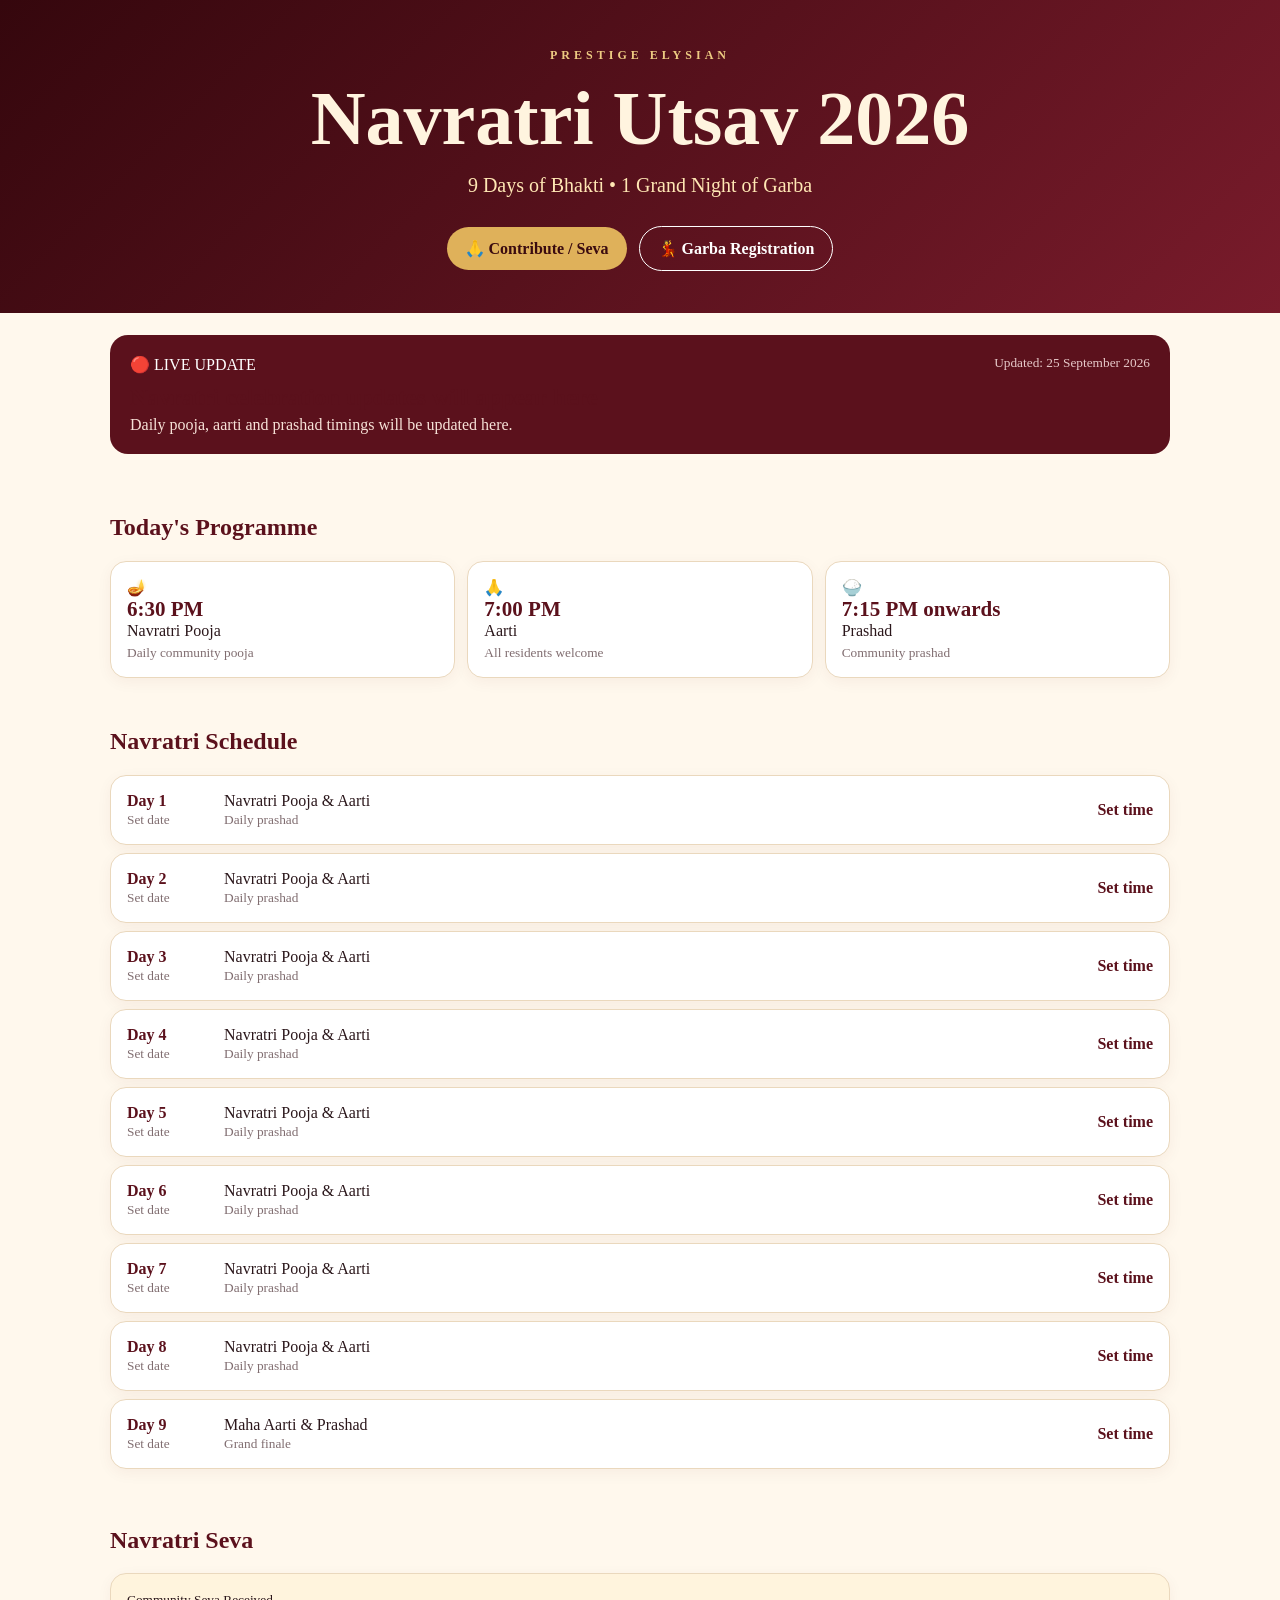
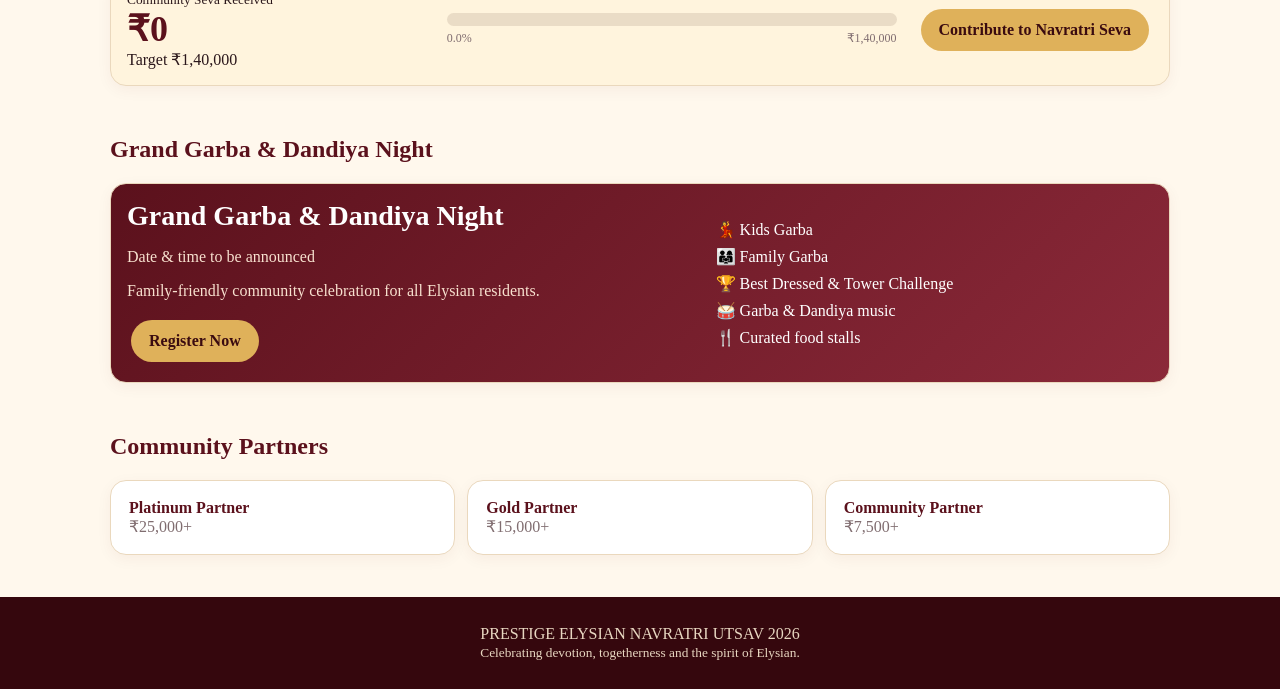
<file: index.html>
<!doctype html>
<html lang="en">
<head>
<meta charset="utf-8"><meta name="viewport" content="width=device-width,initial-scale=1">
<meta name="theme-color" content="#4b0d16"><title>Elysian Navratri Utsav 2026</title>
<link rel="stylesheet" href="style.css?v=1">
</head>
<body>
<header class="hero"><div class="container">
<div class="eyebrow">PRESTIGE ELYSIAN</div>
<h1>Navratri Utsav 2026</h1>
<p>9 Days of Bhakti • 1 Grand Night of Garba</p>
<a class="btn" id="donateBtn" href="#" target="_blank">🙏 Contribute / Seva</a>
<a class="btn alt" id="registerBtn" href="#" target="_blank">💃 Garba Registration</a>
</div></header>

<main class="container">
<section class="live"><div>🔴 LIVE UPDATE <small id="updated"></small></div>
<h2 id="liveTitle"></h2><p id="liveMessage"></p></section>

<section><h2>Today's Programme</h2><div id="today" class="grid"></div></section>
<section><h2>Navratri Schedule</h2><div id="schedule"></div></section>

<section><h2>Navratri Seva</h2><div class="donation">
<div><small>Community Seva Received</small><strong id="raised">₹0</strong><span id="target"></span></div>
<div><div class="bar"><i id="bar"></i></div><div class="row"><span id="pct">0%</span><span id="target2"></span></div></div>
<a class="btn" id="donate2" href="#" target="_blank">Contribute to Navratri Seva</a>
</div></section>

<section><h2>Grand Garba & Dandiya Night</h2><div class="garba">
<div><b id="garbaTitle"></b><p id="garbaDate"></p><p id="garbaNote"></p>
<a class="btn" id="garbaBtn" href="#" target="_blank">Register Now</a></div>
<div id="highlights"></div>
</div></section>

<section><h2>Community Partners</h2><div id="sponsors" class="grid"></div></section>
</main>

<footer>PRESTIGE ELYSIAN NAVRATRI UTSAV 2026<br><small>Celebrating devotion, togetherness and the spirit of Elysian.</small></footer>
<script src="navratri-data.js?v=1"></script><script src="app.js?v=1"></script>
</body></html>
</file>
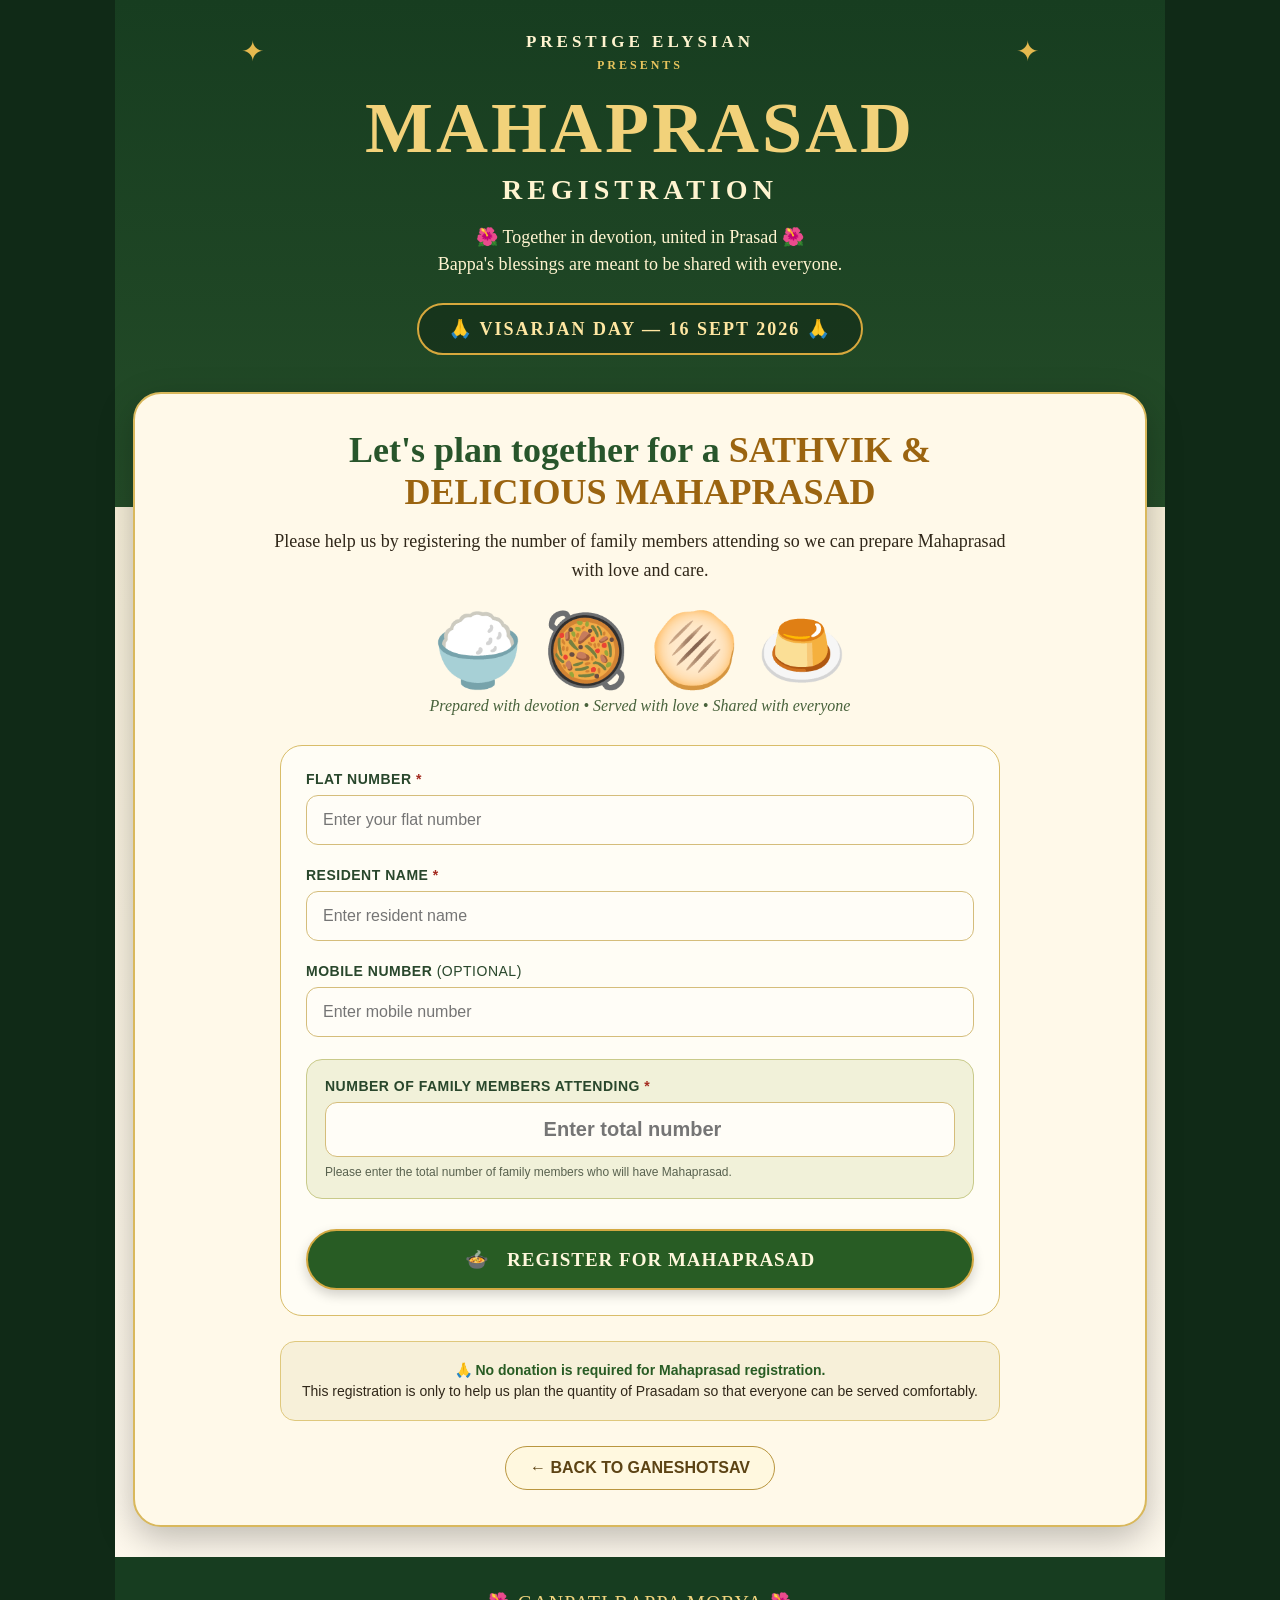
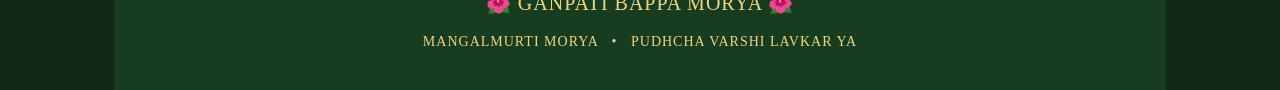
<file: mahaprasad.html>
<!doctype html>
<html lang="en">

<head>

  <meta charset="utf-8">

  <meta name="viewport"
        content="width=device-width, initial-scale=1, viewport-fit=cover">

  <title>Mahaprasad Registration | Prestige Elysian Ganeshotsav 2026</title>

  <meta name="theme-color" content="#173d20">

  <style>

    * {
      box-sizing: border-box;
    }

    html,
    body {
      margin: 0;
      padding: 0;
      width: 100%;
      min-width: 0;
      background: #102a17;
      font-family: Georgia, "Times New Roman", serif;
      color: #302719;
    }

    body {
      overflow-x: hidden;
    }

    .page {
      width: 100%;
      max-width: 1050px;
      margin: 0 auto;
      background:
        linear-gradient(
          180deg,
          #173d20 0%,
          #244c28 30%,
          #f7efd9 30%,
          #fffaf0 100%
        );
      min-height: 100vh;
    }


    /* =========================================
       HERO
       ========================================= */

    .hero {
      position: relative;
      padding: 32px 24px 42px;
      text-align: center;
      color: #fff4d0;
      overflow: hidden;
    }

    .hero:before,
    .hero:after {
      content: "✦";
      position: absolute;
      top: 35px;
      font-size: 28px;
      color: #e5b94f;
    }

    .hero:before {
      left: 12%;
    }

    .hero:after {
      right: 12%;
    }

    .brand {
      font-size: 17px;
      letter-spacing: 4px;
      font-weight: bold;
      margin-bottom: 8px;
    }

    .brand span {
      display: block;
      font-size: 12px;
      letter-spacing: 3px;
      margin-top: 6px;
      color: #e8c45d;
    }

    .hero h1 {
      margin: 14px 0 4px;
      font-size: clamp(38px, 7vw, 72px);
      letter-spacing: 3px;
      color: #f2d27a;
      text-transform: uppercase;
    }

    .hero h2 {
      margin: 0;
      font-size: clamp(19px, 3vw, 28px);
      letter-spacing: 5px;
      color: #fff4d0;
    }

    .tagline {
      margin: 18px auto 0;
      max-width: 650px;
      font-size: 18px;
      line-height: 1.5;
    }

    .date-badge {
      display: inline-block;
      margin-top: 25px;
      padding: 13px 30px;
      border: 2px solid #d7a83d;
      border-radius: 40px;
      background: rgba(0,0,0,0.25);
      color: #ffe7a2;
      font-size: 18px;
      font-weight: bold;
      letter-spacing: 2px;
    }


    /* =========================================
       MAIN CARD
       ========================================= */

    .content {
      margin: -5px 18px 30px;
      background: #fff9e9;
      border: 2px solid #d9b85c;
      border-radius: 28px;
      box-shadow: 0 12px 35px rgba(0,0,0,0.25);
      padding: 35px 25px 30px;
    }

    .intro {
      text-align: center;
      max-width: 760px;
      margin: 0 auto 30px;
    }

    .intro h3 {
      margin: 0;
      color: #28552b;
      font-size: clamp(25px, 4vw, 36px);
    }

    .intro p {
      font-size: 18px;
      line-height: 1.6;
      margin: 14px auto;
    }

    .highlight {
      color: #9b6410;
      font-weight: bold;
    }


    /* =========================================
       FOOD VISUAL
       ========================================= */

    .meal {
      text-align: center;
      margin: 20px auto 30px;
    }

    .meal-emoji {
      font-size: 72px;
      line-height: 1;
    }

    .meal-caption {
      margin-top: 10px;
      color: #48623b;
      font-size: 16px;
      font-style: italic;
    }


    /* =========================================
       FORM
       ========================================= */

    .form-card {
      max-width: 720px;
      margin: 0 auto;
      padding: 25px;
      background: #fffdf5;
      border: 1px solid #d9bd69;
      border-radius: 22px;
    }

    .field {
      margin-bottom: 22px;
    }

    label {
      display: block;
      margin-bottom: 8px;
      font-family: Arial, sans-serif;
      font-size: 14px;
      font-weight: bold;
      letter-spacing: 0.5px;
      color: #29472c;
    }

    .required {
      color: #a42b20;
    }

    input,
    select {
      width: 100%;
      padding: 15px 16px;
      border: 1px solid #d5bd7b;
      border-radius: 12px;
      background: #fffdf7;
      color: #302719;
      font-size: 16px;
      outline: none;
    }

    input:focus,
    select:focus {
      border-color: #64843e;
      box-shadow: 0 0 0 3px rgba(100,132,62,0.12);
    }

    .members {
      background: #f1f1d9;
      padding: 18px;
      border-radius: 16px;
      border: 1px solid #c9ca8a;
    }

    .members input {
      font-size: 20px;
      text-align: center;
      font-weight: bold;
    }

    .help {
      margin-top: 7px;
      font-family: Arial, sans-serif;
      font-size: 12px;
      color: #59624f;
      line-height: 1.4;
    }


    /* =========================================
       REGISTER BUTTON
       ========================================= */

    .register-button {
      width: 100%;
      margin-top: 8px;
      padding: 17px 20px;
      border: 2px solid #d4a942;
      border-radius: 40px;
      background: #285c24;
      color: #fff7dc;
      font-size: 19px;
      font-family: Georgia, "Times New Roman", serif;
      font-weight: bold;
      letter-spacing: 1px;
      cursor: pointer;
      box-shadow: 0 5px 12px rgba(0,0,0,0.18);
    }

    .register-button:hover {
      background: #34752e;
    }

    .register-button:active {
      transform: translateY(1px);
    }


    /* =========================================
       IMPORTANT NOTE
       ========================================= */

    .note {
      max-width: 720px;
      margin: 25px auto;
      padding: 18px;
      text-align: center;
      border-radius: 15px;
      background: #f7f0d9;
      border: 1px solid #dfc87d;
      font-family: Arial, sans-serif;
      line-height: 1.5;
      font-size: 14px;
    }

    .note strong {
      color: #285c24;
    }


    /* =========================================
       BACK BUTTON
       ========================================= */

    .back {
      text-align: center;
      margin: 25px 0 5px;
    }

    .back a {
      display: inline-block;
      padding: 12px 24px;
      border: 1px solid #b9963f;
      border-radius: 30px;
      color: #5c4314;
      text-decoration: none;
      background: #fff8df;
      font-family: Arial, sans-serif;
      font-weight: bold;
    }

    .back a:hover {
      background: #f4e7b9;
    }


    /* =========================================
       FOOTER
       ========================================= */

    footer {
      padding: 28px 20px 35px;
      text-align: center;
      color: #f1d47e;
      background: #173d20;
      font-size: 14px;
      letter-spacing: 1px;
      line-height: 1.8;
    }

    .blessings {
      font-size: 20px;
      margin-bottom: 8px;
    }


    /* =========================================
       MOBILE
       ========================================= */

    @media screen and (max-width: 600px) {

      .hero {
        padding: 25px 16px 35px;
      }

      .brand {
        font-size: 14px;
        letter-spacing: 2px;
      }

      .hero h1 {
        font-size: 39px;
        letter-spacing: 1px;
      }

      .hero h2 {
        font-size: 18px;
        letter-spacing: 3px;
      }

      .tagline {
        font-size: 16px;
      }

      .content {
        margin: -5px 10px 20px;
        padding: 28px 14px 25px;
        border-radius: 22px;
      }

      .form-card {
        padding: 18px;
      }

      .meal-emoji {
        font-size: 58px;
      }

      .register-button {
        font-size: 17px;
      }

    }

  </style>

</head>


<body>

<div class="page">


  <!-- =========================================
       HERO
       ========================================= -->

  <section class="hero">

    <div class="brand">
      PRESTIGE ELYSIAN
      <span>PRESENTS</span>
    </div>

    <h1>MAHAPRASAD</h1>

    <h2>REGISTRATION</h2>

    <div class="tagline">
      🌺 Together in devotion, united in Prasad 🌺
      <br>
      Bappa's blessings are meant to be shared with everyone.
    </div>

    <div class="date-badge">
      🙏 VISARJAN DAY — 16 SEPT 2026 🙏
    </div>

  </section>


  <!-- =========================================
       MAIN CONTENT
       ========================================= -->

  <section class="content">


    <div class="intro">

      <h3>
        Let's plan together for a
        <span class="highlight">
          SATHVIK &amp; DELICIOUS MAHAPRASAD
        </span>
      </h3>

      <p>
        Please help us by registering the number of family members
        attending so we can prepare Mahaprasad with love and care.
      </p>

    </div>


    <div class="meal">

      <div class="meal-emoji">
        🍚 🥘 🫓 🍮
      </div>

      <div class="meal-caption">
        Prepared with devotion • Served with love • Shared with everyone
      </div>

    </div>


    <!-- =========================================
         REGISTRATION FORM
         ========================================= -->

    <div class="form-card">

      <form id="mahaprasadForm">


        <div class="field">

          <label for="flat">
            FLAT NUMBER <span class="required">*</span>
          </label>

          <input
            type="text"
            id="flat"
            name="flat"
            placeholder="Enter your flat number"
            required>

        </div>


        <div class="field">

          <label for="name">
            RESIDENT NAME <span class="required">*</span>
          </label>

          <input
            type="text"
            id="name"
            name="name"
            placeholder="Enter resident name"
            required>

        </div>


        <div class="field">

          <label for="mobile">
            MOBILE NUMBER
            <span style="font-weight:normal;">
              (OPTIONAL)
            </span>
          </label>

          <input
            type="tel"
            id="mobile"
            name="mobile"
            placeholder="Enter mobile number">

        </div>


        <div class="field members">

          <label for="members">
            NUMBER OF FAMILY MEMBERS ATTENDING
            <span class="required">*</span>
          </label>

          <input
            type="number"
            id="members"
            name="members"
            min="1"
            max="20"
            placeholder="Enter total number"
            required>

          <div class="help">
            Please enter the total number of family members
            who will have Mahaprasad.
          </div>

        </div>


        <button
          type="submit"
          class="register-button">

          🍲 &nbsp; REGISTER FOR MAHAPRASAD

        </button>


      </form>

    </div>


    <div class="note">

      🙏 <strong>No donation is required for Mahaprasad registration.</strong>

      <br>

      This registration is only to help us plan the quantity
      of Prasadam so that everyone can be served comfortably.

    </div>


    <!-- =========================================
         BACK TO MAIN PAGE
         ========================================= -->

    <div class="back">

      <a href="live.html">

        ← BACK TO GANESHOTSAV

      </a>

    </div>


  </section>


  <!-- =========================================
       FOOTER
       ========================================= -->

  <footer>

    <div class="blessings">
      🌺 GANPATI BAPPA MORYA 🌺
    </div>

    MANGALMURTI MORYA
    &nbsp; • &nbsp;
    PUDHCHA VARSHI LAVKAR YA

  </footer>


</div>


<script>

  /*
    Registration will be connected to the
    Google Sheet in the next step.
  */

  document
    .getElementById("mahaprasadForm")
    .addEventListener("submit", function(event) {

      event.preventDefault();

      alert(
        "🙏 Thank you! Your Mahaprasad registration has been received."
      );

    });

</script>

</body>

</html>
</file>
<file: style.css>
*{box-sizing:border-box}body{margin:0;background:#fff8ed;color:#2b171b;font-family:Georgia,serif}.container{width:min(1060px,calc(100% - 28px));margin:auto}.hero{background:linear-gradient(135deg,#35070d,#791b2b);color:#fff4df;text-align:center;padding:48px 0 38px}.eyebrow{letter-spacing:4px;color:#edcb82;font-size:12px;font-weight:bold}h1{font-size:clamp(40px,8vw,76px);margin:12px 0}.hero p{font-size:20px;color:#ffe7b4;margin:0 0 25px}.btn{display:inline-block;background:#dfb15a;color:#3a0b10;text-decoration:none;font-weight:bold;padding:12px 18px;border-radius:999px;margin:4px}.btn.alt{background:transparent;color:#fff;border:1px solid #fff}.live{margin:22px 0;background:#5b111c;color:#fff;padding:20px;border-radius:18px}.live small{float:right;color:#e6c9c9}.live h2{margin:10px 0 5px}.live p{margin:0;color:#f7e2d8}section{padding:18px 0 12px}h2{color:#5b111c}.grid{display:grid;grid-template-columns:repeat(3,1fr);gap:12px}.card,.rowcard,.donation,.garba,.sponsor{background:#fff;border:1px solid #ead8bd;border-radius:16px;padding:16px;box-shadow:0 4px 15px #5b111c0d}.card b{font-size:21px;color:#5b111c}.card small{display:block;color:#806d70;margin-top:5px}.rowcard{display:grid;grid-template-columns:85px 1fr auto;gap:12px;align-items:center;margin:8px 0}.day{font-weight:bold;color:#5b111c}.muted{color:#806d70}.time{font-weight:bold;color:#5b111c}.donation{display:grid;grid-template-columns:1fr 1.5fr auto;gap:20px;align-items:center;background:#fff4dd}.donation strong{display:block;font-size:36px;color:#5b111c}.bar{height:13px;background:#eadcc6;border-radius:20px;overflow:hidden}.bar i{display:block;height:100%;width:0;background:linear-gradient(90deg,#951d31,#dfb15a)}.row{display:flex;justify-content:space-between;color:#806d70;font-size:12px;margin-top:5px}.garba{display:grid;grid-template-columns:1.3fr 1fr;gap:20px;background:linear-gradient(135deg,#5b111c,#8b2939);color:#fff}.garba b{font-size:28px}.garba p{color:#f8e1cf}.garba a{background:#dfb15a}.garba div:last-child{display:grid;align-content:center;gap:8px}.sponsor strong{color:#5b111c}footer{margin-top:30px;background:#35070d;color:#e8d7c1;text-align:center;padding:28px}.sponsor{padding:18px}@media(max-width:700px){.grid,.donation,.garba{grid-template-columns:1fr}.rowcard{grid-template-columns:1fr}.time{justify-self:start}.live small{float:none;display:block;margin-top:5px}}
</file>
